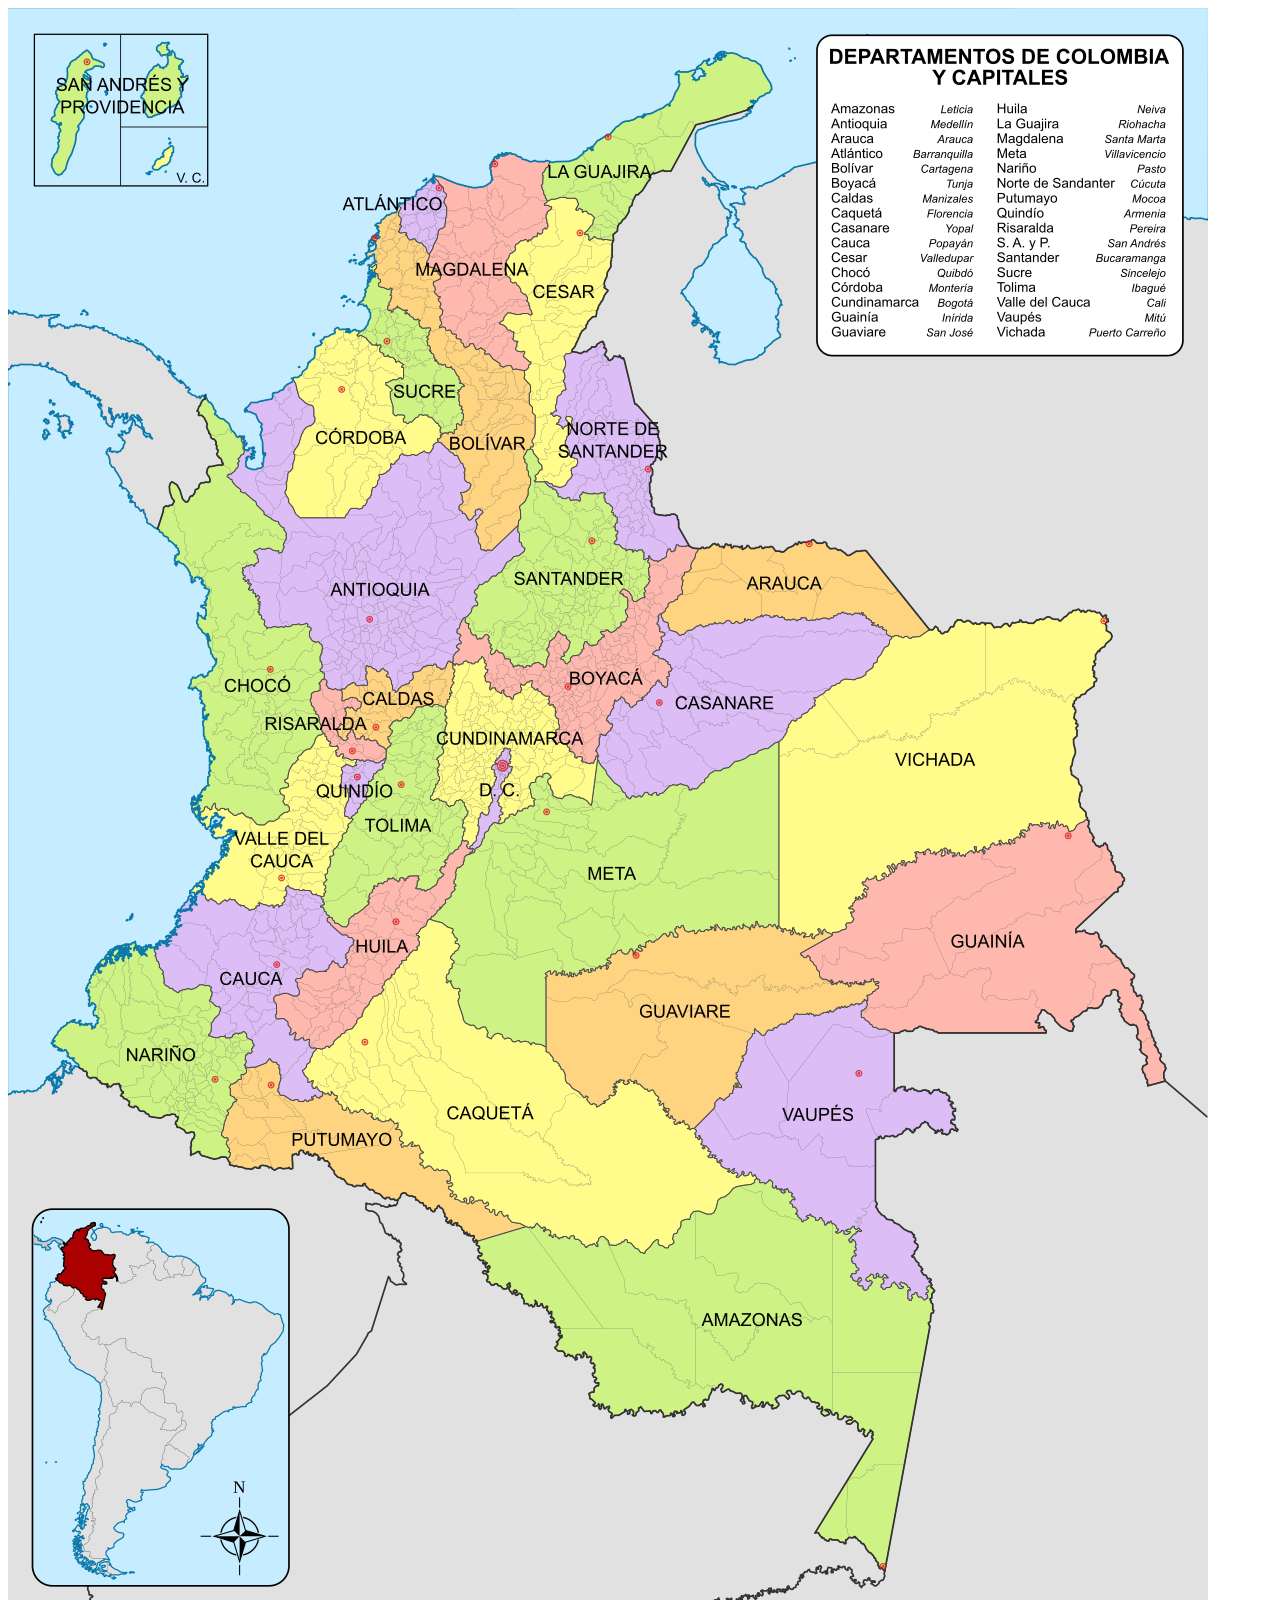
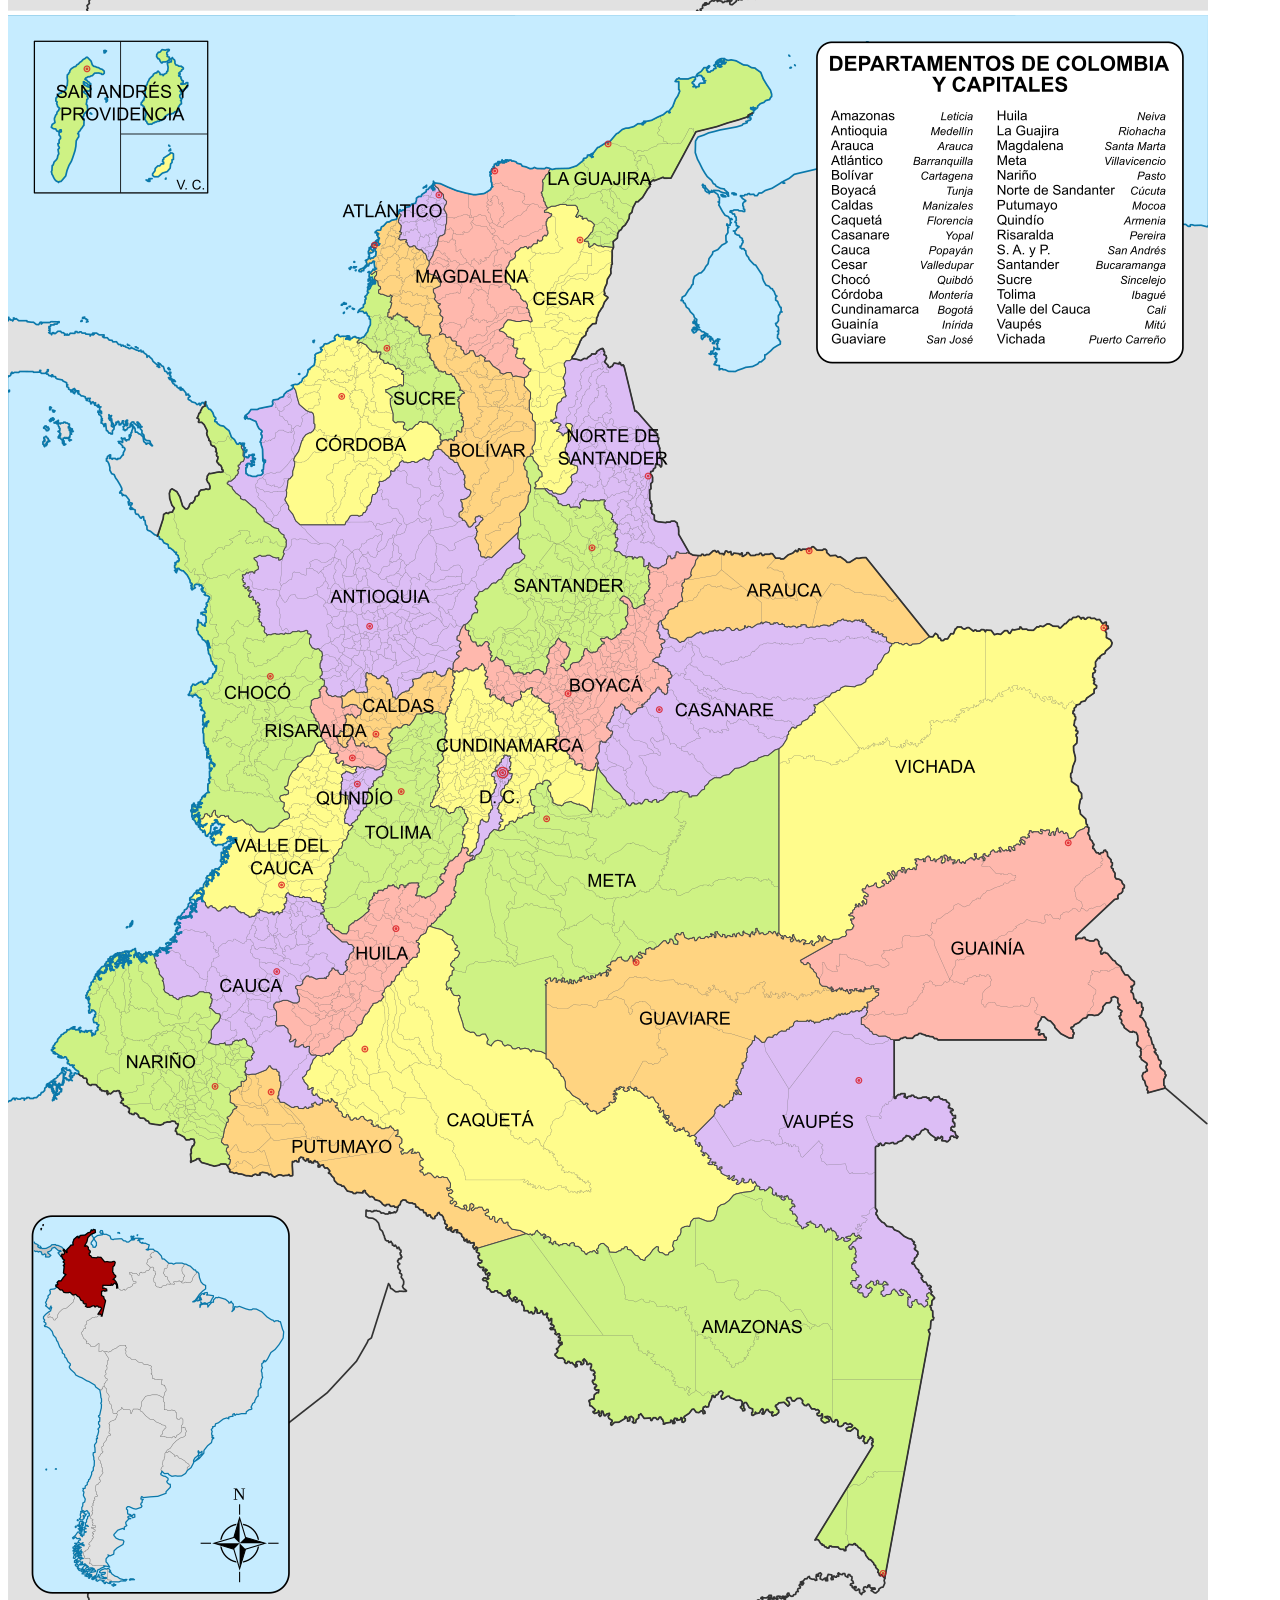
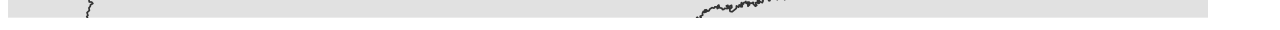
<file: index.html>
<!DOCTYPE html>
<html lang="en">
<head>
    <meta charset="UTF-8">
    <meta name="viewport" content="width=device-width, initial-scale=1.0">
    <link rel="stylesheet" href="mapa.css">
    <title>Document</title>
</head>
<body>
    <div class="container">
       <!-- Image Map Generated by http://www.image-map.net/ -->
<img src="./Mapa_de_Colombia_(departamentos).svg.webp" usemap="#image-map">

<!-- Image Map Generated by http://www.image-map.net/ -->
<img src="./Mapa_de_Colombia_(departamentos).svg.webp" usemap="#image-map">

<map name="image-map">
    <area class="coordenadas" target="" alt="Cesar" title="Cesar" href="./cesar/cesar.html" coords="533,475,536,445,526,429,526,403,518,370,528,350,515,331,502,323,506,307,529,307,519,285,500,260,510,241,529,229,540,226,542,196,555,195,564,196,576,208,577,230,592,233,603,245,590,297,572,322,556,348,556,379,556,432,565,451,562,467,556,476,552,476,547,476,547,470,552,476" shape="poly">
    <area class="coordenadas" target="" alt="Santander" title="Santander" href="./santander/santander.html" coords="508,656,494,645,487,637,481,635,476,627,468,619,462,611,478,577,469,584,487,575,501,560,513,549,518,535,515,530,517,523,512,511,520,507,517,499,524,488,532,483,544,481,549,491,555,493,567,494,574,493,581,490,594,494,602,499,603,513,605,527,609,536,619,546,632,547,636,557,641,568,613,578,629,580,628,581,612,601,613,616,602,617,568,639,558,627,547,623,540,639,533,658" shape="poly">
    <area class="coordenadas" target="" alt="Magdalena" title="Magdalena" href="./magdalena/magdalena.html" coords="522,360,491,353,473,346,464,331,458,328,442,323,437,309,437,300,437,286,430,277,432,270,439,262,435,251,427,247,430,238,434,231,439,217,440,210,441,187,442,178,439,166,452,174,466,172,476,171,490,168,487,153,495,142,507,142,512,149,527,150,538,152,537,185,540,209,529,222,516,225,505,243,501,274,510,284,520,292,505,302,498,305,493,319,500,321" shape="poly">
    <area class="coordenadas" target="" alt="Valle del cauca" title="Valle del cauca" href="./valle del cauca/valle_del_cauca.html" coords="189,881,212,843,228,825,210,825,213,806,195,813,216,801,234,803,244,814,257,822,273,812,287,805,282,793,282,774,280,768,288,752,311,733,325,741,337,753,342,759,337,773,333,792,339,790,337,803,339,818,333,827,327,837,319,861,318,868,317,876,311,885,281,876,271,886,267,892,252,893,241,899,215,892,203,897" shape="poly">
    <area class="coordenadas" target="" alt="Norte de santander" title="Norte de santander" href="./norte de santander/norte_de_santander.html" coords="652,550,621,541,613,528,612,510,606,500,602,487,594,481,580,480,576,487,568,488,558,482,567,477,573,468,573,447,567,436,567,418,563,406,560,391,563,364,564,351,584,345,601,352,614,351,634,404,654,435,639,473,648,512,669,507,662,506,670,518,675,527" shape="poly">
</map>
    </div>
    
</body>
</html>
</file>
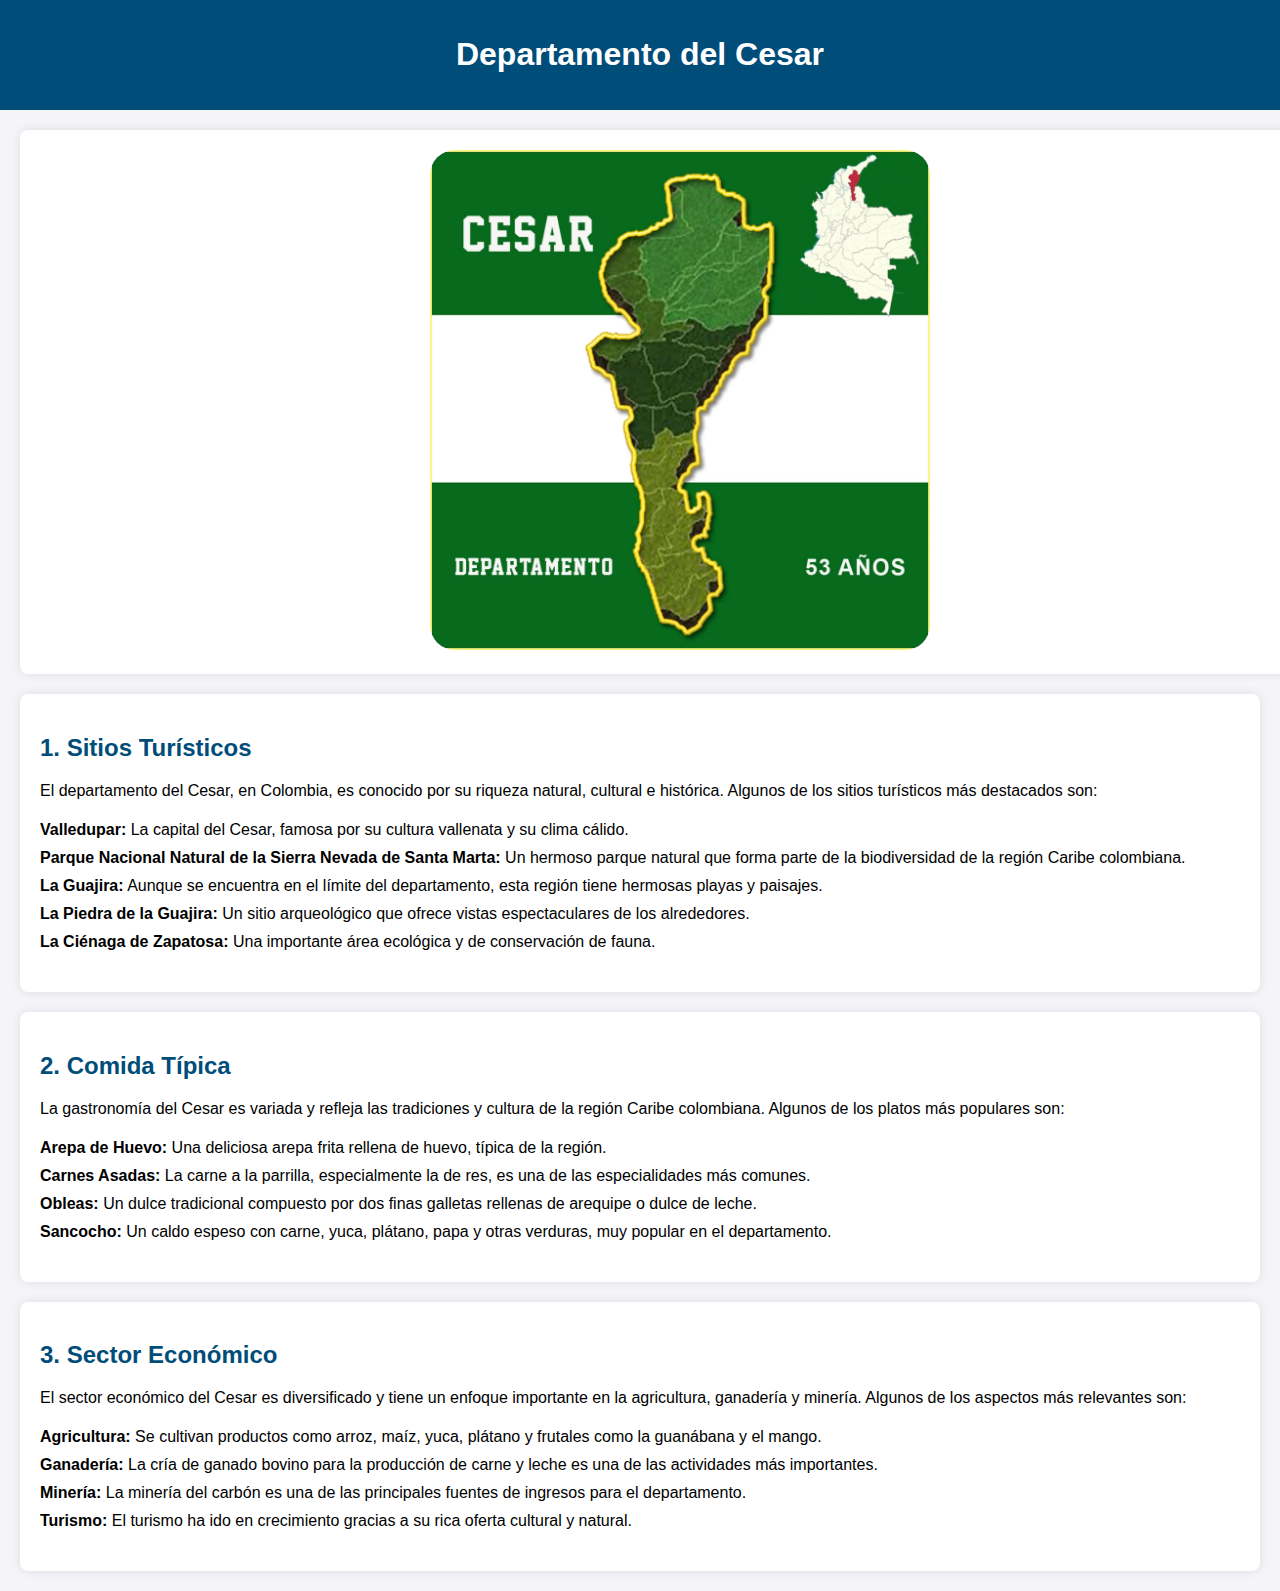
<file: cesar/cesar.html>
<!DOCTYPE html>
<html lang="es">
<head>
    <meta charset="UTF-8">
    <meta name="viewport" content="width=device-width, initial-scale=1.0">
    <title>Departamento del Cesar - Información Turística</title>
    <link rel="stylesheet" href="cesar.css">
</head>
<body>

<header>
    <h1>Departamento del Cesar</h1>
</header>

    <section class="contenedor "><img src="./cesar-1080.webp"  alt=""></section>
<section>
    <h2>1. Sitios Turísticos</h2>
    <p>El departamento del Cesar, en Colombia, es conocido por su riqueza natural, cultural e histórica. Algunos de los sitios turísticos más destacados son:</p>
    <ul>
        <li><strong>Valledupar:</strong> La capital del Cesar, famosa por su cultura vallenata y su clima cálido.</li>
        <li><strong>Parque Nacional Natural de la Sierra Nevada de Santa Marta:</strong> Un hermoso parque natural que forma parte de la biodiversidad de la región Caribe colombiana.</li>
        <li><strong>La Guajira:</strong> Aunque se encuentra en el límite del departamento, esta región tiene hermosas playas y paisajes.</li>
        <li><strong>La Piedra de la Guajira:</strong> Un sitio arqueológico que ofrece vistas espectaculares de los alrededores.</li>
        <li><strong>La Ciénaga de Zapatosa:</strong> Una importante área ecológica y de conservación de fauna.</li>
    </ul>
</section>

<section>
    <h2>2. Comida Típica</h2>
    <p>La gastronomía del Cesar es variada y refleja las tradiciones y cultura de la región Caribe colombiana. Algunos de los platos más populares son:</p>
    <ul>
        <li><strong>Arepa de Huevo:</strong> Una deliciosa arepa frita rellena de huevo, típica de la región.</li>
        <li><strong>Carnes Asadas:</strong> La carne a la parrilla, especialmente la de res, es una de las especialidades más comunes.</li>
        <li><strong>Obleas:</strong> Un dulce tradicional compuesto por dos finas galletas rellenas de arequipe o dulce de leche.</li>
        <li><strong>Sancocho:</strong> Un caldo espeso con carne, yuca, plátano, papa y otras verduras, muy popular en el departamento.</li>
    </ul>
</section>

<section>
    <h2>3. Sector Económico</h2>
    <p>El sector económico del Cesar es diversificado y tiene un enfoque importante en la agricultura, ganadería y minería. Algunos de los aspectos más relevantes son:</p>
    <ul>
        <li><strong>Agricultura:</strong> Se cultivan productos como arroz, maíz, yuca, plátano y frutales como la guanábana y el mango.</li>
        <li><strong>Ganadería:</strong> La cría de ganado bovino para la producción de carne y leche es una de las actividades más importantes.</li>
        <li><strong>Minería:</strong> La minería del carbón es una de las principales fuentes de ingresos para el departamento.</li>
        <li><strong>Turismo:</strong> El turismo ha ido en crecimiento gracias a su rica oferta cultural y natural.</li>
    </ul>
</section>



</body>
</html>
</file>
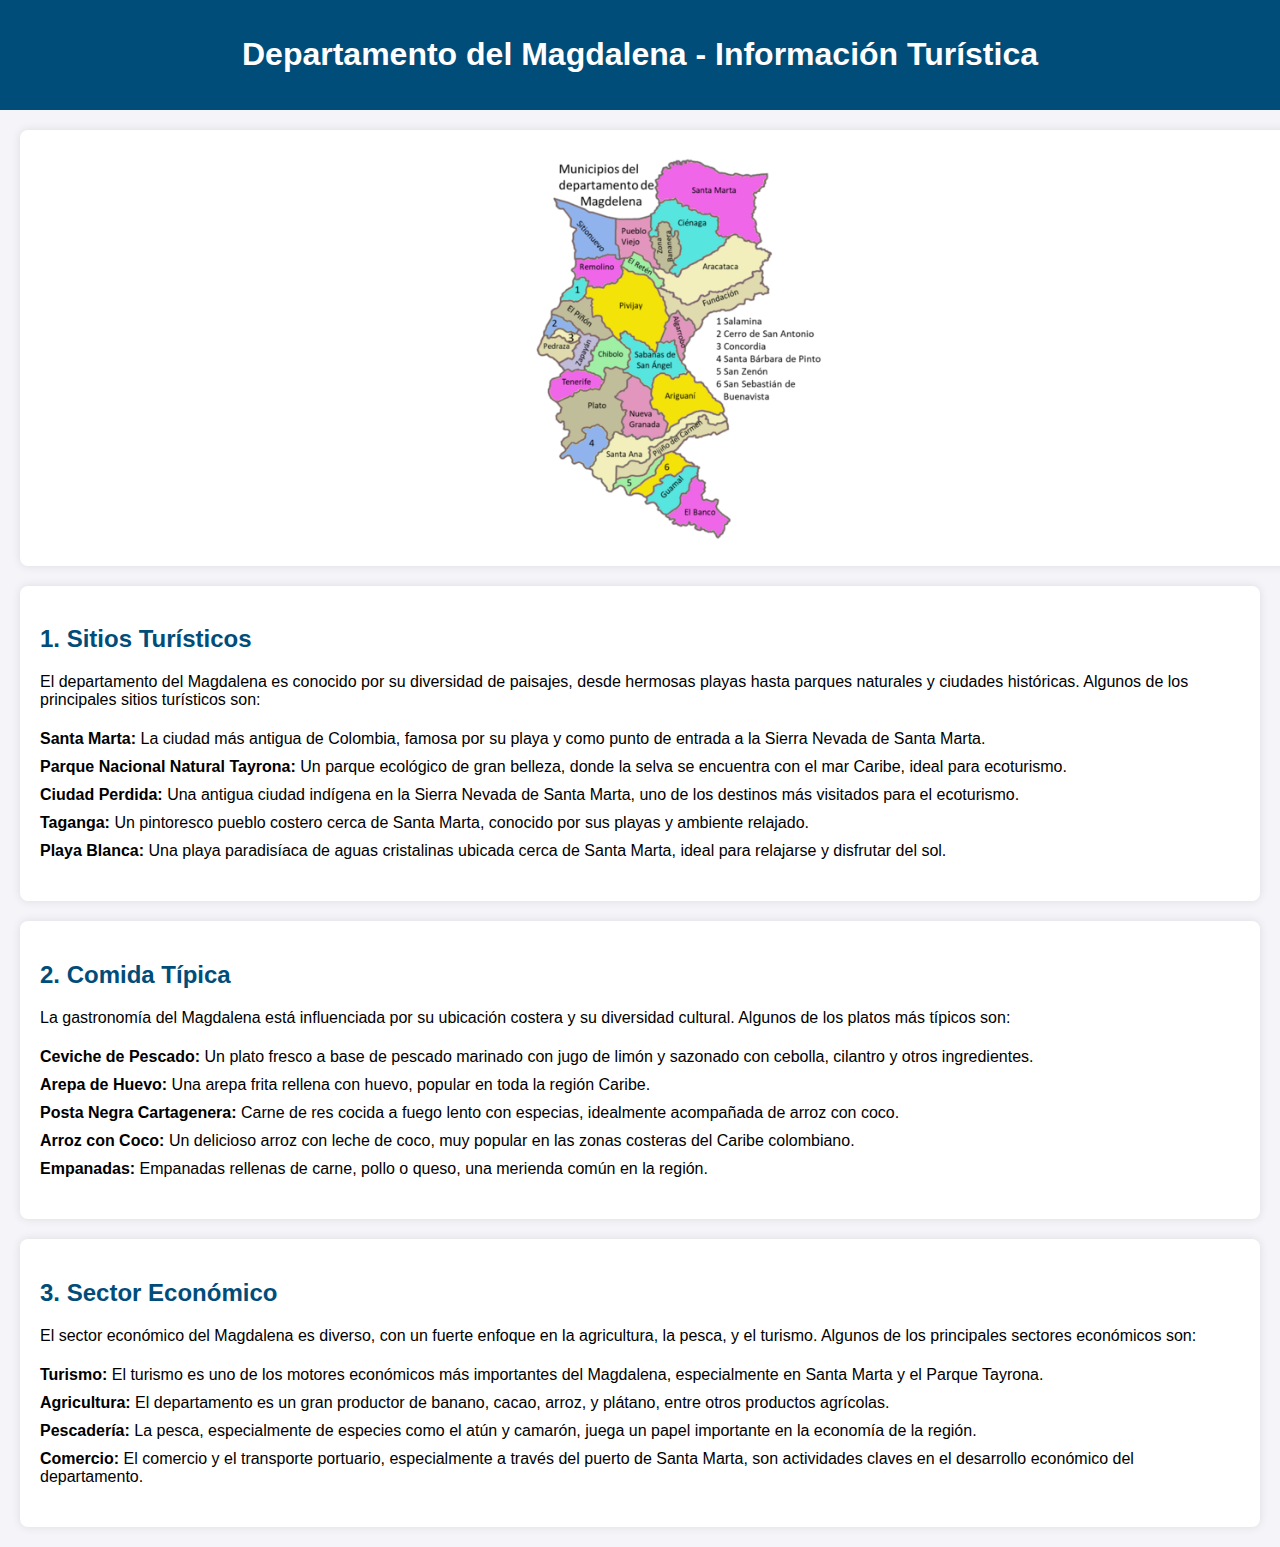
<file: magdalena/magdalena.html>
<!DOCTYPE html>
<html lang="es">
<head>
    <meta charset="UTF-8">
    <meta name="viewport" content="width=device-width, initial-scale=1.0">
    <title>Departamento del Magdalena - Información Turística</title>
    <link rel="stylesheet" href="magdalena.css">
</head>
<body>

<header>
    <h1>Departamento del Magdalena - Información Turística</h1>
</header>
<section class="contenedor"><img src="./350px-Departamento_de_Magdalena,_Colombia_Mapa.png" alt=""></section>
<section>
    <h2>1. Sitios Turísticos</h2>
    <p>El departamento del Magdalena es conocido por su diversidad de paisajes, desde hermosas playas hasta parques naturales y ciudades históricas. Algunos de los principales sitios turísticos son:</p>
    <ul>
        <li><strong>Santa Marta:</strong> La ciudad más antigua de Colombia, famosa por su playa y como punto de entrada a la Sierra Nevada de Santa Marta.</li>
        <li><strong>Parque Nacional Natural Tayrona:</strong> Un parque ecológico de gran belleza, donde la selva se encuentra con el mar Caribe, ideal para ecoturismo.</li>
        <li><strong>Ciudad Perdida:</strong> Una antigua ciudad indígena en la Sierra Nevada de Santa Marta, uno de los destinos más visitados para el ecoturismo.</li>
        <li><strong>Taganga:</strong> Un pintoresco pueblo costero cerca de Santa Marta, conocido por sus playas y ambiente relajado.</li>
        <li><strong>Playa Blanca:</strong> Una playa paradisíaca de aguas cristalinas ubicada cerca de Santa Marta, ideal para relajarse y disfrutar del sol.</li>
    </ul>
</section>

<section>
    <h2>2. Comida Típica</h2>
    <p>La gastronomía del Magdalena está influenciada por su ubicación costera y su diversidad cultural. Algunos de los platos más típicos son:</p>
    <ul>
        <li><strong>Ceviche de Pescado:</strong> Un plato fresco a base de pescado marinado con jugo de limón y sazonado con cebolla, cilantro y otros ingredientes.</li>
        <li><strong>Arepa de Huevo:</strong> Una arepa frita rellena con huevo, popular en toda la región Caribe.</li>
        <li><strong>Posta Negra Cartagenera:</strong> Carne de res cocida a fuego lento con especias, idealmente acompañada de arroz con coco.</li>
        <li><strong>Arroz con Coco:</strong> Un delicioso arroz con leche de coco, muy popular en las zonas costeras del Caribe colombiano.</li>
        <li><strong>Empanadas:</strong> Empanadas rellenas de carne, pollo o queso, una merienda común en la región.</li>
    </ul>
</section>

<section>
    <h2>3. Sector Económico</h2>
    <p>El sector económico del Magdalena es diverso, con un fuerte enfoque en la agricultura, la pesca, y el turismo. Algunos de los principales sectores económicos son:</p>
    <ul>
        <li><strong>Turismo:</strong> El turismo es uno de los motores económicos más importantes del Magdalena, especialmente en Santa Marta y el Parque Tayrona.</li>
        <li><strong>Agricultura:</strong> El departamento es un gran productor de banano, cacao, arroz, y plátano, entre otros productos agrícolas.</li>
        <li><strong>Pescadería:</strong> La pesca, especialmente de especies como el atún y camarón, juega un papel importante en la economía de la región.</li>
        <li><strong>Comercio:</strong> El comercio y el transporte portuario, especialmente a través del puerto de Santa Marta, son actividades claves en el desarrollo económico del departamento.</li>
    </ul>
</section>



</body>
</html>
</file>
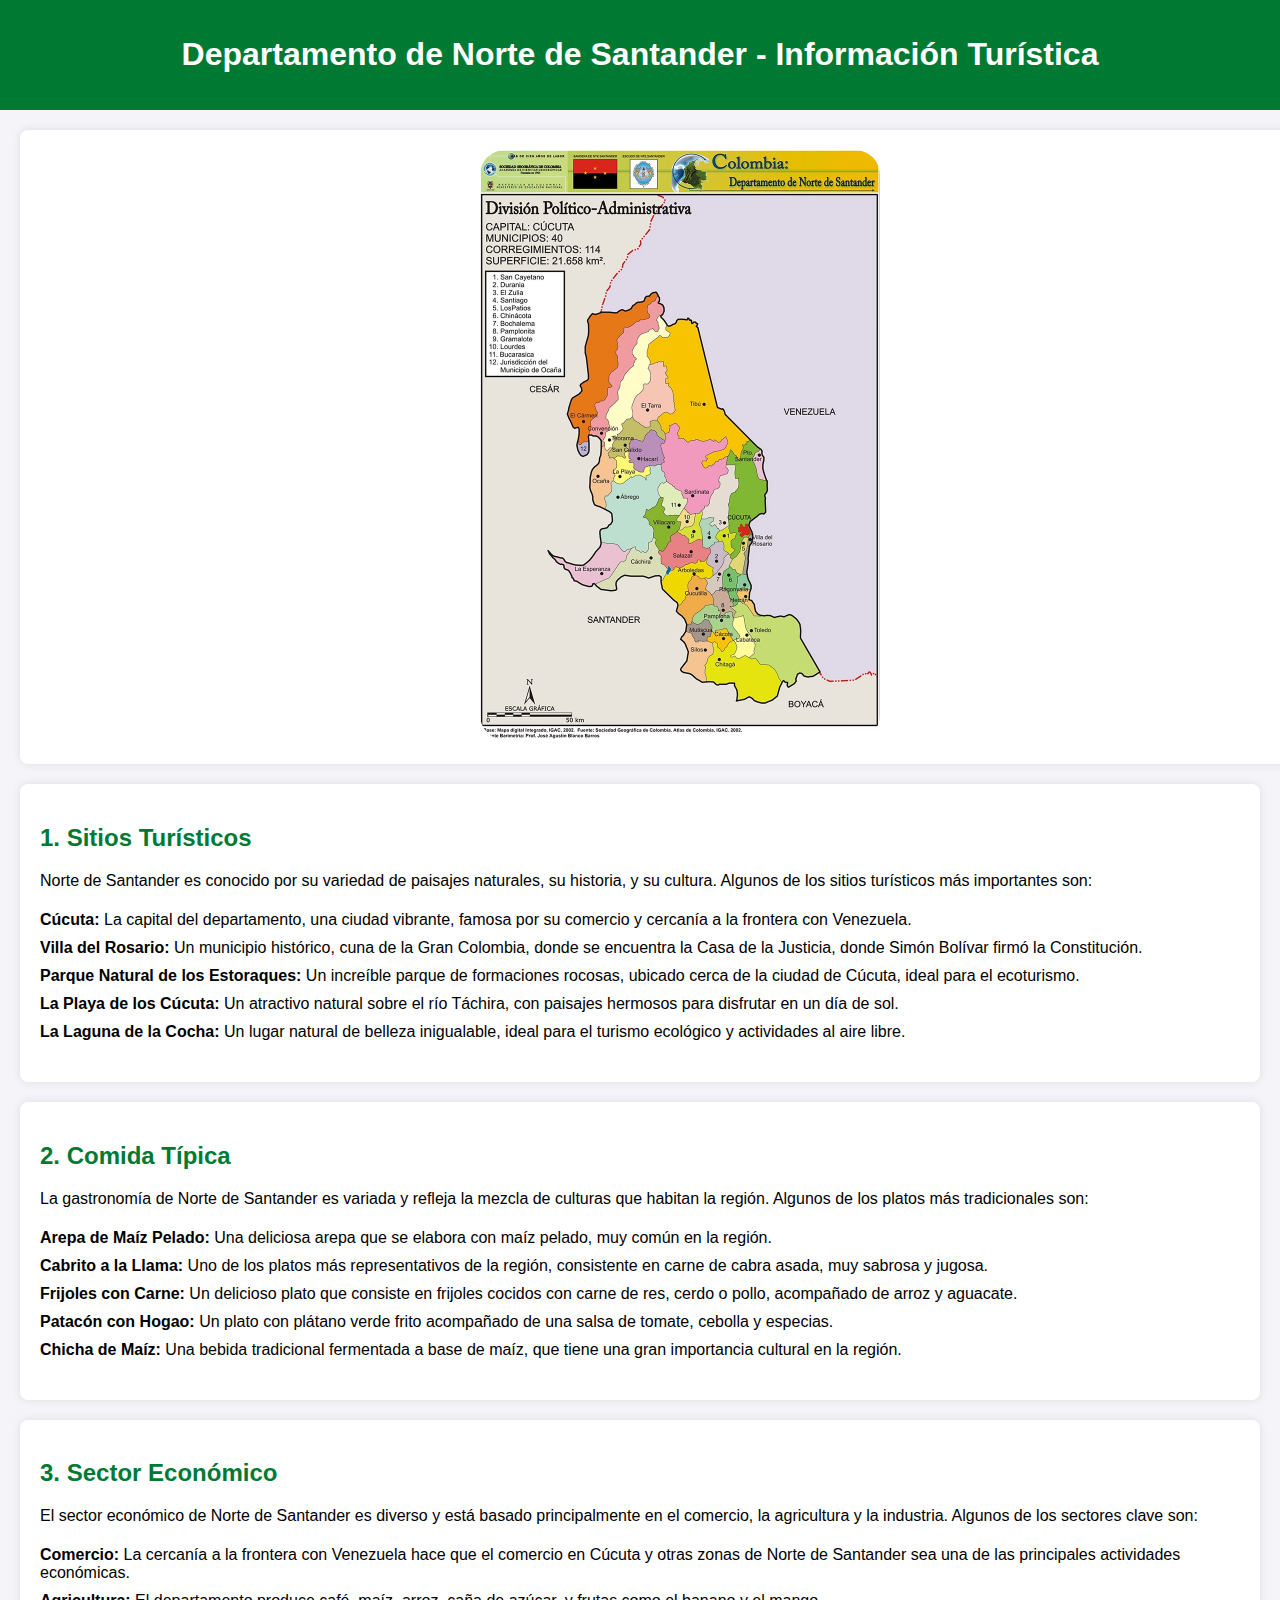
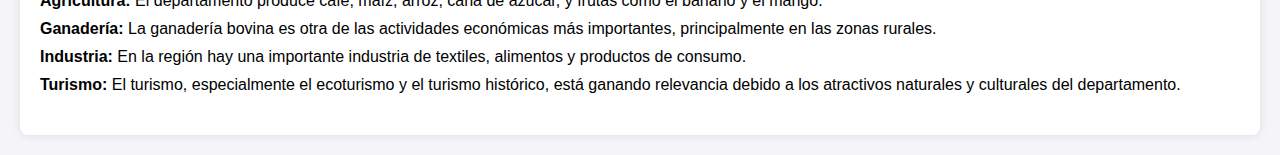
<file: norte de santander/norte_de_santander.html>
<!DOCTYPE html>
<html lang="es">
<head>
    <meta charset="UTF-8">
    <meta name="viewport" content="width=device-width, initial-scale=1.0">
    <title>Departamento de Norte de Santander - Información Turística</title>
    <link rel="stylesheet" href="norte_de_santander.css">
</head>
<body>

<header>
    <h1>Departamento de Norte de Santander - Información Turística</h1>
</header>

<section class="contenedor"><img src="./Mapa_division_politica_municipios_del_departamento_de_Norte_de_Santander.jpg"></section>

<section>
    <h2>1. Sitios Turísticos</h2>
    <p>Norte de Santander es conocido por su variedad de paisajes naturales, su historia, y su cultura. Algunos de los sitios turísticos más importantes son:</p>
    <ul>
        <li><strong>Cúcuta:</strong> La capital del departamento, una ciudad vibrante, famosa por su comercio y cercanía a la frontera con Venezuela.</li>
        <li><strong>Villa del Rosario:</strong> Un municipio histórico, cuna de la Gran Colombia, donde se encuentra la Casa de la Justicia, donde Simón Bolívar firmó la Constitución.</li>
        <li><strong>Parque Natural de los Estoraques:</strong> Un increíble parque de formaciones rocosas, ubicado cerca de la ciudad de Cúcuta, ideal para el ecoturismo.</li>
        <li><strong>La Playa de los Cúcuta:</strong> Un atractivo natural sobre el río Táchira, con paisajes hermosos para disfrutar en un día de sol.</li>
        <li><strong>La Laguna de la Cocha:</strong> Un lugar natural de belleza inigualable, ideal para el turismo ecológico y actividades al aire libre.</li>
    </ul>
</section>

<section>
    <h2>2. Comida Típica</h2>
    <p>La gastronomía de Norte de Santander es variada y refleja la mezcla de culturas que habitan la región. Algunos de los platos más tradicionales son:</p>
    <ul>
        <li><strong>Arepa de Maíz Pelado:</strong> Una deliciosa arepa que se elabora con maíz pelado, muy común en la región.</li>
        <li><strong>Cabrito a la Llama:</strong> Uno de los platos más representativos de la región, consistente en carne de cabra asada, muy sabrosa y jugosa.</li>
        <li><strong>Frijoles con Carne:</strong> Un delicioso plato que consiste en frijoles cocidos con carne de res, cerdo o pollo, acompañado de arroz y aguacate.</li>
        <li><strong>Patacón con Hogao:</strong> Un plato con plátano verde frito acompañado de una salsa de tomate, cebolla y especias.</li>
        <li><strong>Chicha de Maíz:</strong> Una bebida tradicional fermentada a base de maíz, que tiene una gran importancia cultural en la región.</li>
    </ul>
</section>

<section>
    <h2>3. Sector Económico</h2>
    <p>El sector económico de Norte de Santander es diverso y está basado principalmente en el comercio, la agricultura y la industria. Algunos de los sectores clave son:</p>
    <ul>
        <li><strong>Comercio:</strong> La cercanía a la frontera con Venezuela hace que el comercio en Cúcuta y otras zonas de Norte de Santander sea una de las principales actividades económicas.</li>
        <li><strong>Agricultura:</strong> El departamento produce café, maíz, arroz, caña de azúcar, y frutas como el banano y el mango.</li>
        <li><strong>Ganadería:</strong> La ganadería bovina es otra de las actividades económicas más importantes, principalmente en las zonas rurales.</li>
        <li><strong>Industria:</strong> En la región hay una importante industria de textiles, alimentos y productos de consumo.</li>
        <li><strong>Turismo:</strong> El turismo, especialmente el ecoturismo y el turismo histórico, está ganando relevancia debido a los atractivos naturales y culturales del departamento.</li>
    </ul>
</section>



</body>
</html>
</file>
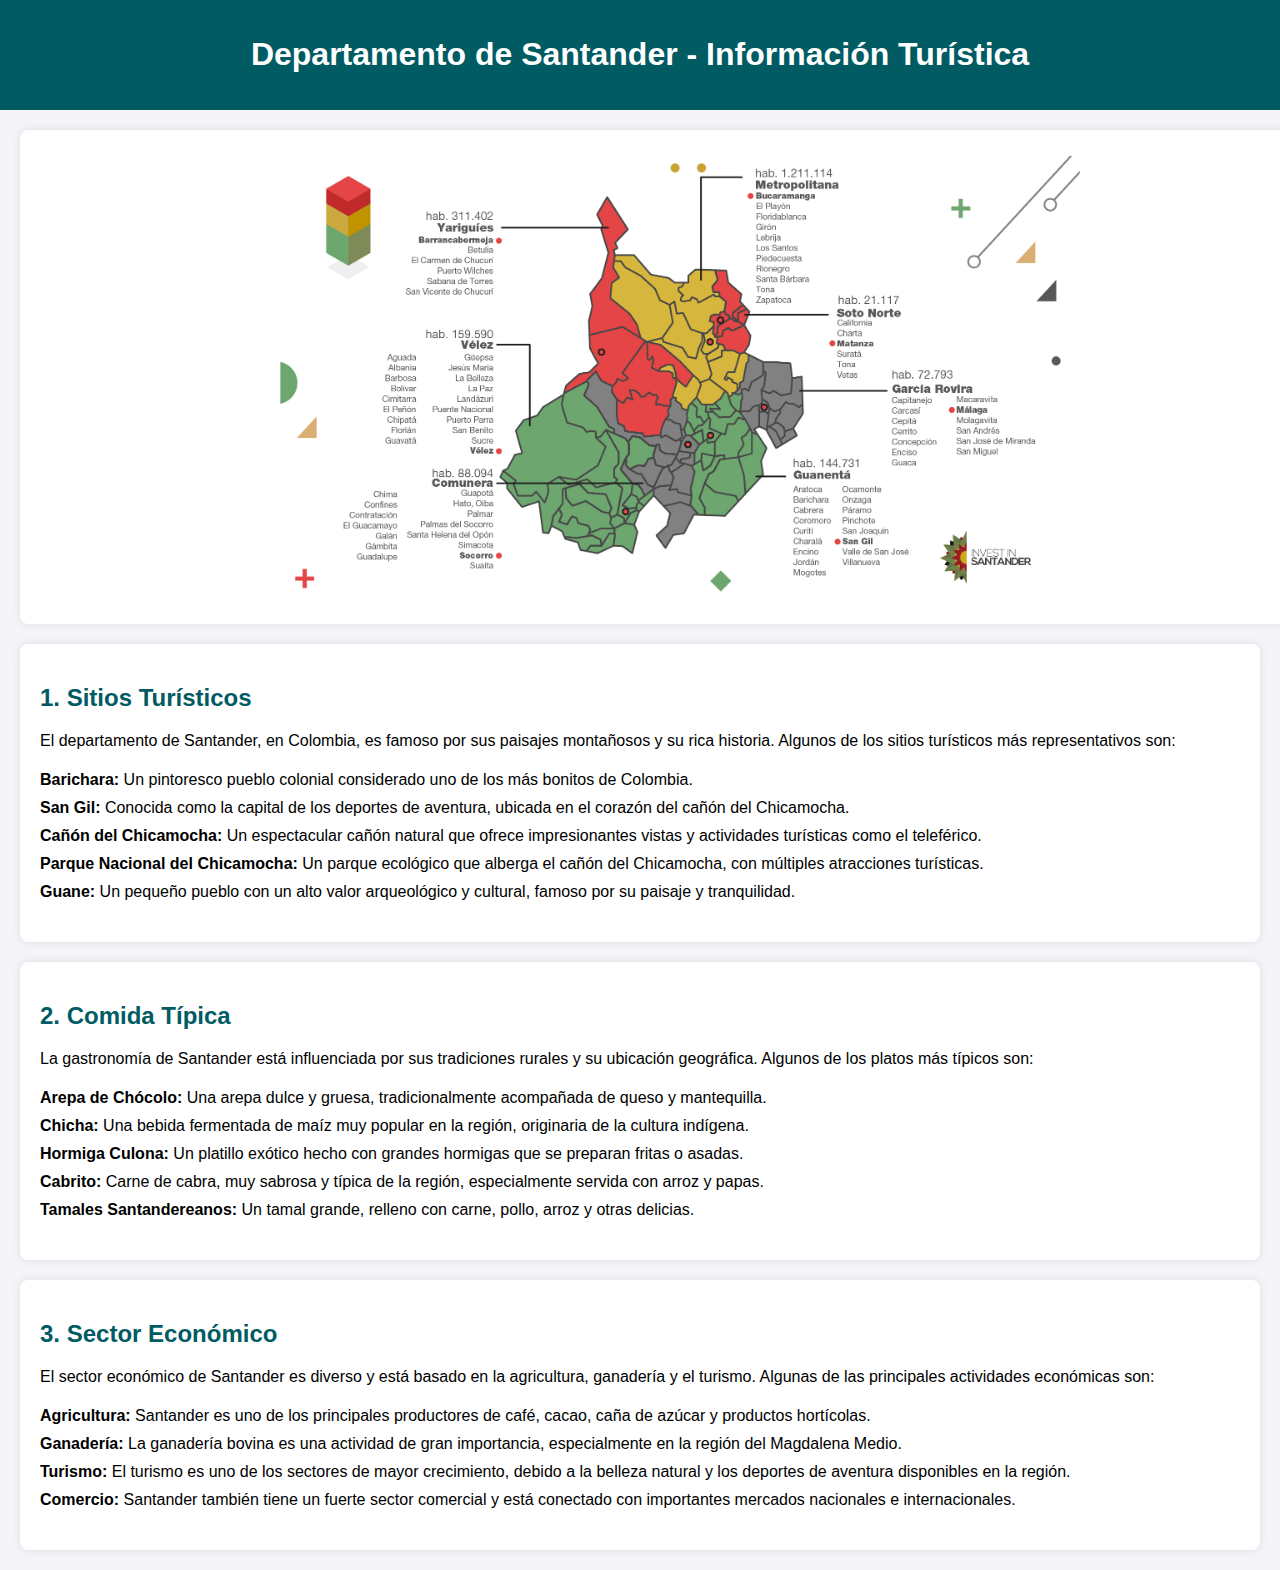
<file: santander/santander.html>
<!DOCTYPE html>
<html lang="es">
<head>
    <meta charset="UTF-8">
    <meta name="viewport" content="width=device-width, initial-scale=1.0">
    <title>Departamento de Santander - Información Turística</title>
    <link rel="stylesheet" href="santander.css">
</head>
<body>

<header>
    <h1>Departamento de Santander - Información Turística</h1>
</header>

    <section class="contenedor"><img src="./02_Santander-politico-admin-zoom.jpg" alt="">
    </section>
<section>
    <h2>1. Sitios Turísticos</h2>
    <p>El departamento de Santander, en Colombia, es famoso por sus paisajes montañosos y su rica historia. Algunos de los sitios turísticos más representativos son:</p>
    <ul>
        <li><strong>Barichara:</strong> Un pintoresco pueblo colonial considerado uno de los más bonitos de Colombia.</li>
        <li><strong>San Gil:</strong> Conocida como la capital de los deportes de aventura, ubicada en el corazón del cañón del Chicamocha.</li>
        <li><strong>Cañón del Chicamocha:</strong> Un espectacular cañón natural que ofrece impresionantes vistas y actividades turísticas como el teleférico.</li>
        <li><strong>Parque Nacional del Chicamocha:</strong> Un parque ecológico que alberga el cañón del Chicamocha, con múltiples atracciones turísticas.</li>
        <li><strong>Guane:</strong> Un pequeño pueblo con un alto valor arqueológico y cultural, famoso por su paisaje y tranquilidad.</li>
    </ul>
</section>

<section>
    <h2>2. Comida Típica</h2>
    <p>La gastronomía de Santander está influenciada por sus tradiciones rurales y su ubicación geográfica. Algunos de los platos más típicos son:</p>
    <ul>
        <li><strong>Arepa de Chócolo:</strong> Una arepa dulce y gruesa, tradicionalmente acompañada de queso y mantequilla.</li>
        <li><strong>Chicha:</strong> Una bebida fermentada de maíz muy popular en la región, originaria de la cultura indígena.</li>
        <li><strong>Hormiga Culona:</strong> Un platillo exótico hecho con grandes hormigas que se preparan fritas o asadas.</li>
        <li><strong>Cabrito:</strong> Carne de cabra, muy sabrosa y típica de la región, especialmente servida con arroz y papas.</li>
        <li><strong>Tamales Santandereanos:</strong> Un tamal grande, relleno con carne, pollo, arroz y otras delicias.</li>
    </ul>
</section>

<section>
    <h2>3. Sector Económico</h2>
    <p>El sector económico de Santander es diverso y está basado en la agricultura, ganadería y el turismo. Algunas de las principales actividades económicas son:</p>
    <ul>
        <li><strong>Agricultura:</strong> Santander es uno de los principales productores de café, cacao, caña de azúcar y productos hortícolas.</li>
        <li><strong>Ganadería:</strong> La ganadería bovina es una actividad de gran importancia, especialmente en la región del Magdalena Medio.</li>
        <li><strong>Turismo:</strong> El turismo es uno de los sectores de mayor crecimiento, debido a la belleza natural y los deportes de aventura disponibles en la región.</li>
        <li><strong>Comercio:</strong> Santander también tiene un fuerte sector comercial y está conectado con importantes mercados nacionales e internacionales.</li>
    </ul>
</section>



</body>
</html>
</file>
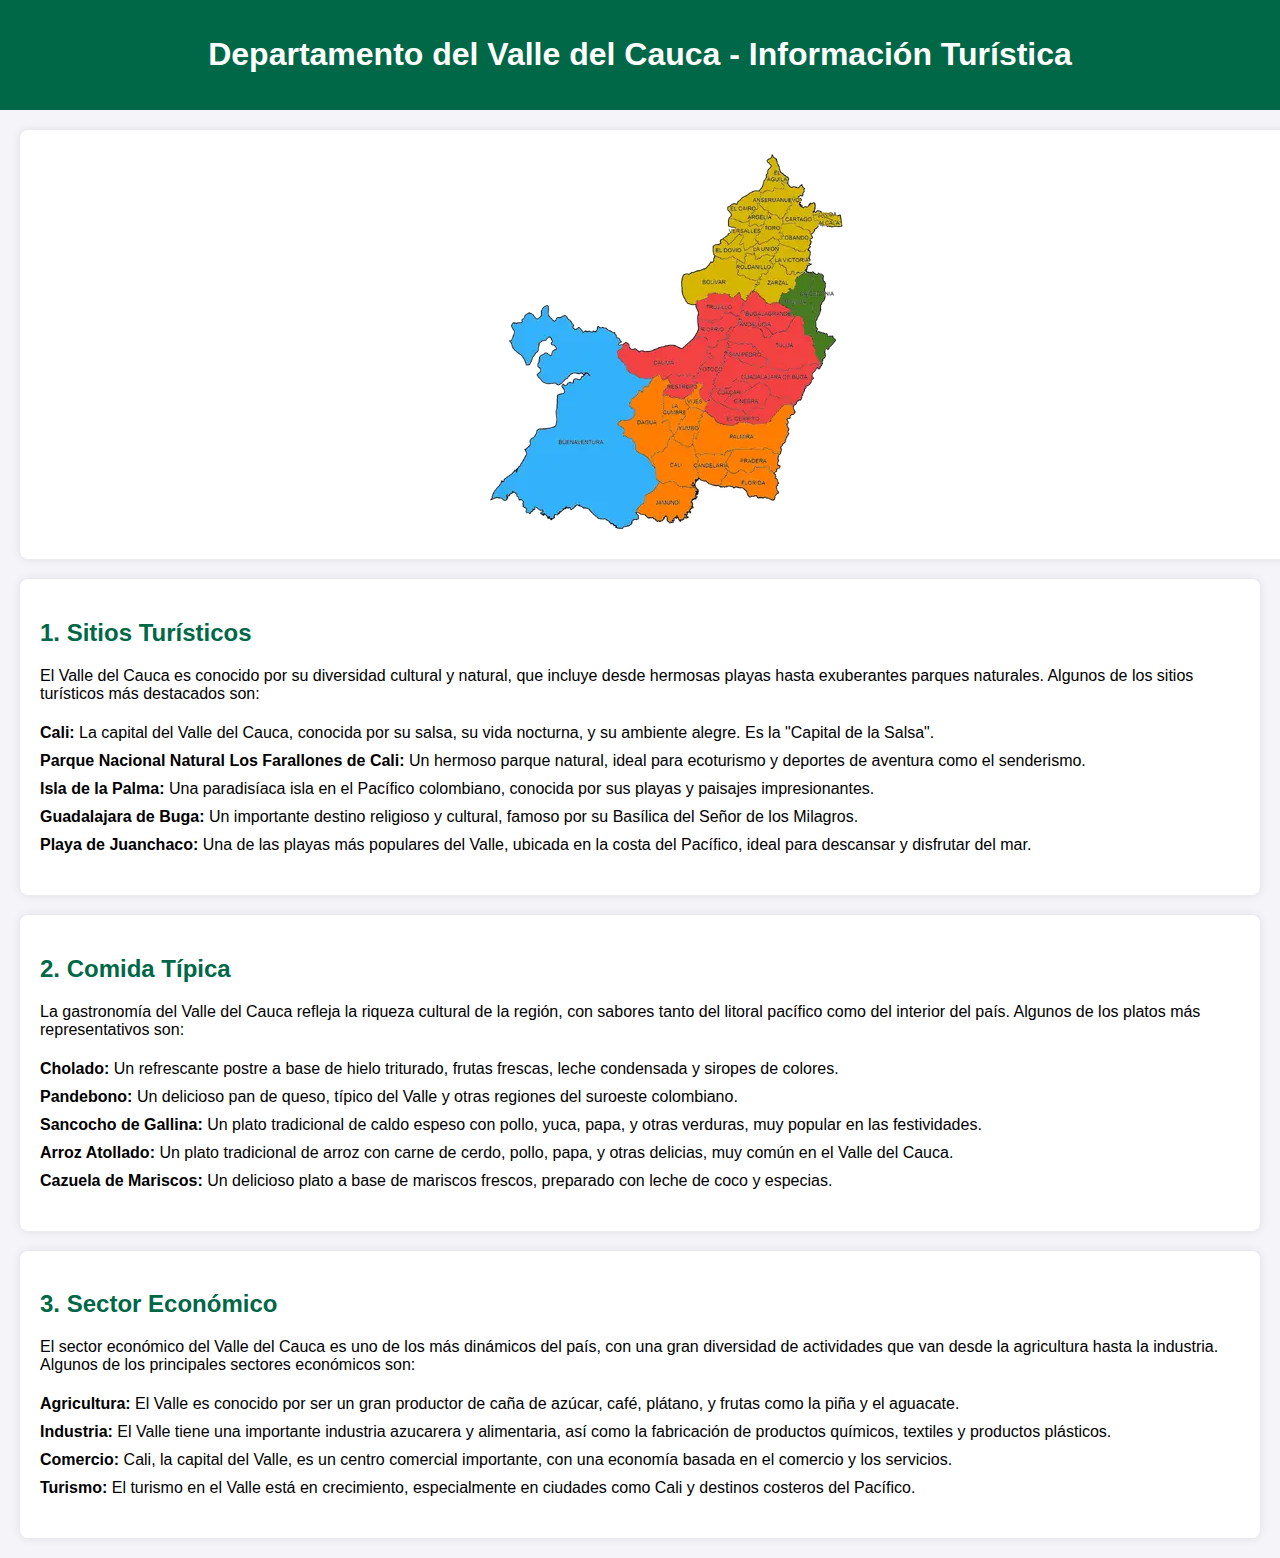
<file: valle del cauca/valle_del_cauca.html>
<!DOCTYPE html>
<html lang="es">
<head>
    <meta charset="UTF-8">
    <meta name="viewport" content="width=device-width, initial-scale=1.0">
    <title>Departamento del Valle del Cauca - Información Turística</title>
    <link rel="stylesheet" href="valle_del_cauca.css">
</head>
<body>

<header>
    <h1>Departamento del Valle del Cauca - Información Turística</h1>
</header>

<section class="contenedor"><img src="./thgaleria_400X400_711.webp" alt=""></section>
<section>
    <h2>1. Sitios Turísticos</h2>
    <p>El Valle del Cauca es conocido por su diversidad cultural y natural, que incluye desde hermosas playas hasta exuberantes parques naturales. Algunos de los sitios turísticos más destacados son:</p>
    <ul>
        <li><strong>Cali:</strong> La capital del Valle del Cauca, conocida por su salsa, su vida nocturna, y su ambiente alegre. Es la "Capital de la Salsa".</li>
        <li><strong>Parque Nacional Natural Los Farallones de Cali:</strong> Un hermoso parque natural, ideal para ecoturismo y deportes de aventura como el senderismo.</li>
        <li><strong>Isla de la Palma:</strong> Una paradisíaca isla en el Pacífico colombiano, conocida por sus playas y paisajes impresionantes.</li>
        <li><strong>Guadalajara de Buga:</strong> Un importante destino religioso y cultural, famoso por su Basílica del Señor de los Milagros.</li>
        <li><strong>Playa de Juanchaco:</strong> Una de las playas más populares del Valle, ubicada en la costa del Pacífico, ideal para descansar y disfrutar del mar.</li>
    </ul>
</section>

<section>
    <h2>2. Comida Típica</h2>
    <p>La gastronomía del Valle del Cauca refleja la riqueza cultural de la región, con sabores tanto del litoral pacífico como del interior del país. Algunos de los platos más representativos son:</p>
    <ul>
        <li><strong>Cholado:</strong> Un refrescante postre a base de hielo triturado, frutas frescas, leche condensada y siropes de colores.</li>
        <li><strong>Pandebono:</strong> Un delicioso pan de queso, típico del Valle y otras regiones del suroeste colombiano.</li>
        <li><strong>Sancocho de Gallina:</strong> Un plato tradicional de caldo espeso con pollo, yuca, papa, y otras verduras, muy popular en las festividades.</li>
        <li><strong>Arroz Atollado:</strong> Un plato tradicional de arroz con carne de cerdo, pollo, papa, y otras delicias, muy común en el Valle del Cauca.</li>
        <li><strong>Cazuela de Mariscos:</strong> Un delicioso plato a base de mariscos frescos, preparado con leche de coco y especias.</li>
    </ul>
</section>

<section>
    <h2>3. Sector Económico</h2>
    <p>El sector económico del Valle del Cauca es uno de los más dinámicos del país, con una gran diversidad de actividades que van desde la agricultura hasta la industria. Algunos de los principales sectores económicos son:</p>
    <ul>
        <li><strong>Agricultura:</strong> El Valle es conocido por ser un gran productor de caña de azúcar, café, plátano, y frutas como la piña y el aguacate.</li>
        <li><strong>Industria:</strong> El Valle tiene una importante industria azucarera y alimentaria, así como la fabricación de productos químicos, textiles y productos plásticos.</li>
        <li><strong>Comercio:</strong> Cali, la capital del Valle, es un centro comercial importante, con una economía basada en el comercio y los servicios.</li>
        <li><strong>Turismo:</strong> El turismo en el Valle está en crecimiento, especialmente en ciudades como Cali y destinos costeros del Pacífico.</li>
    </ul>
</section>



</body>
</html>
</file>
<file: mapa.css>
/* Resaltar las áreas del mapa (coordenadas) */
area.coordenadas {
    transition: all 2s ease;
}

/* Efecto cuando se pasa el cursor sobre las áreas */
area.coordenadas:hover {
    outline: 1px solid #ff0101;  /* Resalta con un borde azul */
    background-color: rgb(255, 0, 0);  /* Fondo semitransparente azul */
}

/* Definir un borde para las áreas (opcional) */
area.coordenadas {
    cursor: pointer; /* Cambia el cursor cuando se pasa sobre el área */
}
</file>
<file: cesar/cesar.css>
/* Estilos generales */
body {
    font-family: Arial, sans-serif;
    margin: 0;
    padding: 0;
    background-color: #f4f4f9;
}

header {
    background-color: #004d7a;
    color: white;
    padding: 15px 0;
    text-align: center;
}

section {
    margin: 20px;
    padding: 20px;
    background-color: white;
    border-radius: 8px;
    box-shadow: 0 0 10px rgba(0, 0, 0, 0.1);
}

h2 {
    color: #004d7a;
}

ul {
    list-style-type: none;
    padding: 0;
}

ul li {
    padding: 5px 0;
}

.contenedor {
    width: 100%;
    text-align: center; 

}
img {
    width: 500px;
    border-radius: 25px;
}
</file>
<file: magdalena/magdalena.css>
/* Estilos generales */
body {
    font-family: Arial, sans-serif;
    margin: 0;
    padding: 0;
    background-color: #f4f4f9;
}

header {
    background-color: #004d7a;
    color: white;
    padding: 15px 0;
    text-align: center;
}

section {
    margin: 20px;
    padding: 20px;
    background-color: white;
    border-radius: 8px;
    box-shadow: 0 0 10px rgba(0, 0, 0, 0.1);
}

h2 {
    color: #004d7a;
}

ul {
    list-style-type: none;
    padding: 0;
}

ul li {
    padding: 5px 0;
}
.contenedor {
    width: 100%;
    text-align: center; 

}
img {
    width:300px;
    
}
</file>
<file: norte de santander/norte_de_santander.css>
/* Estilos generales */
body {
    font-family: Arial, sans-serif;
    margin: 0;
    padding: 0;
    background-color: #f4f4f9;
}

header {
    background-color: #007a33;
    color: white;
    padding: 15px 0;
    text-align: center;
}

section {
    margin: 20px;
    padding: 20px;
    background-color: white;
    border-radius: 8px;
    box-shadow: 0 0 10px rgba(0, 0, 0, 0.1);
}

h2 {
    color: #007a33;
}

ul {
    list-style-type: none;
    padding: 0;
}

ul li {
    padding: 5px 0;
}

.contenedor {
    width: 100%;
    text-align: center; 

}
img {
    width:400px;
    border-radius: 25px;
}
</file>
<file: santander/santander.css>
/* Estilos generales */
body {
    font-family: Arial, sans-serif;
    margin: 0;
    padding: 0;
    background-color: #f4f4f9;
}

header {
    background-color: #005b63;
    color: white;
    padding: 15px 0;
    text-align: center;
}

section {
    margin: 20px;
    padding: 20px;
    background-color: white;
    border-radius: 8px;
    box-shadow: 0 0 10px rgba(0, 0, 0, 0.1);
}

h2 {
    color: #005b63;
}

ul {
    list-style-type: none;
    padding: 0;
}

ul li {
    padding: 5px 0;
}

.contenedor {
    width: 100%;
    text-align: center; 

}
img {
    width:800px;
    
    border-radius: 25px;
}
</file>
<file: valle del cauca/valle_del_cauca.css>
/* Estilos generales */
body {
    font-family: Arial, sans-serif;
    margin: 0;
    padding: 0;
    background-color: #f4f4f9;
}

header {
    background-color: #006747;
    color: white;
    padding: 15px 0;
    text-align: center;
}

section {
    margin: 20px;
    padding: 20px;
    background-color: white;
    border-radius: 8px;
    box-shadow: 0 0 10px rgba(0, 0, 0, 0.1);
}

h2 {
    color: #006747;
}

ul {
    list-style-type: none;
    padding: 0;
}

ul li {
    padding: 5px 0;
}

.contenedor {
    width: 100%;
    text-align: center; 

}
img {
    width:400px;
    border-radius: 25px;
}
</file>
